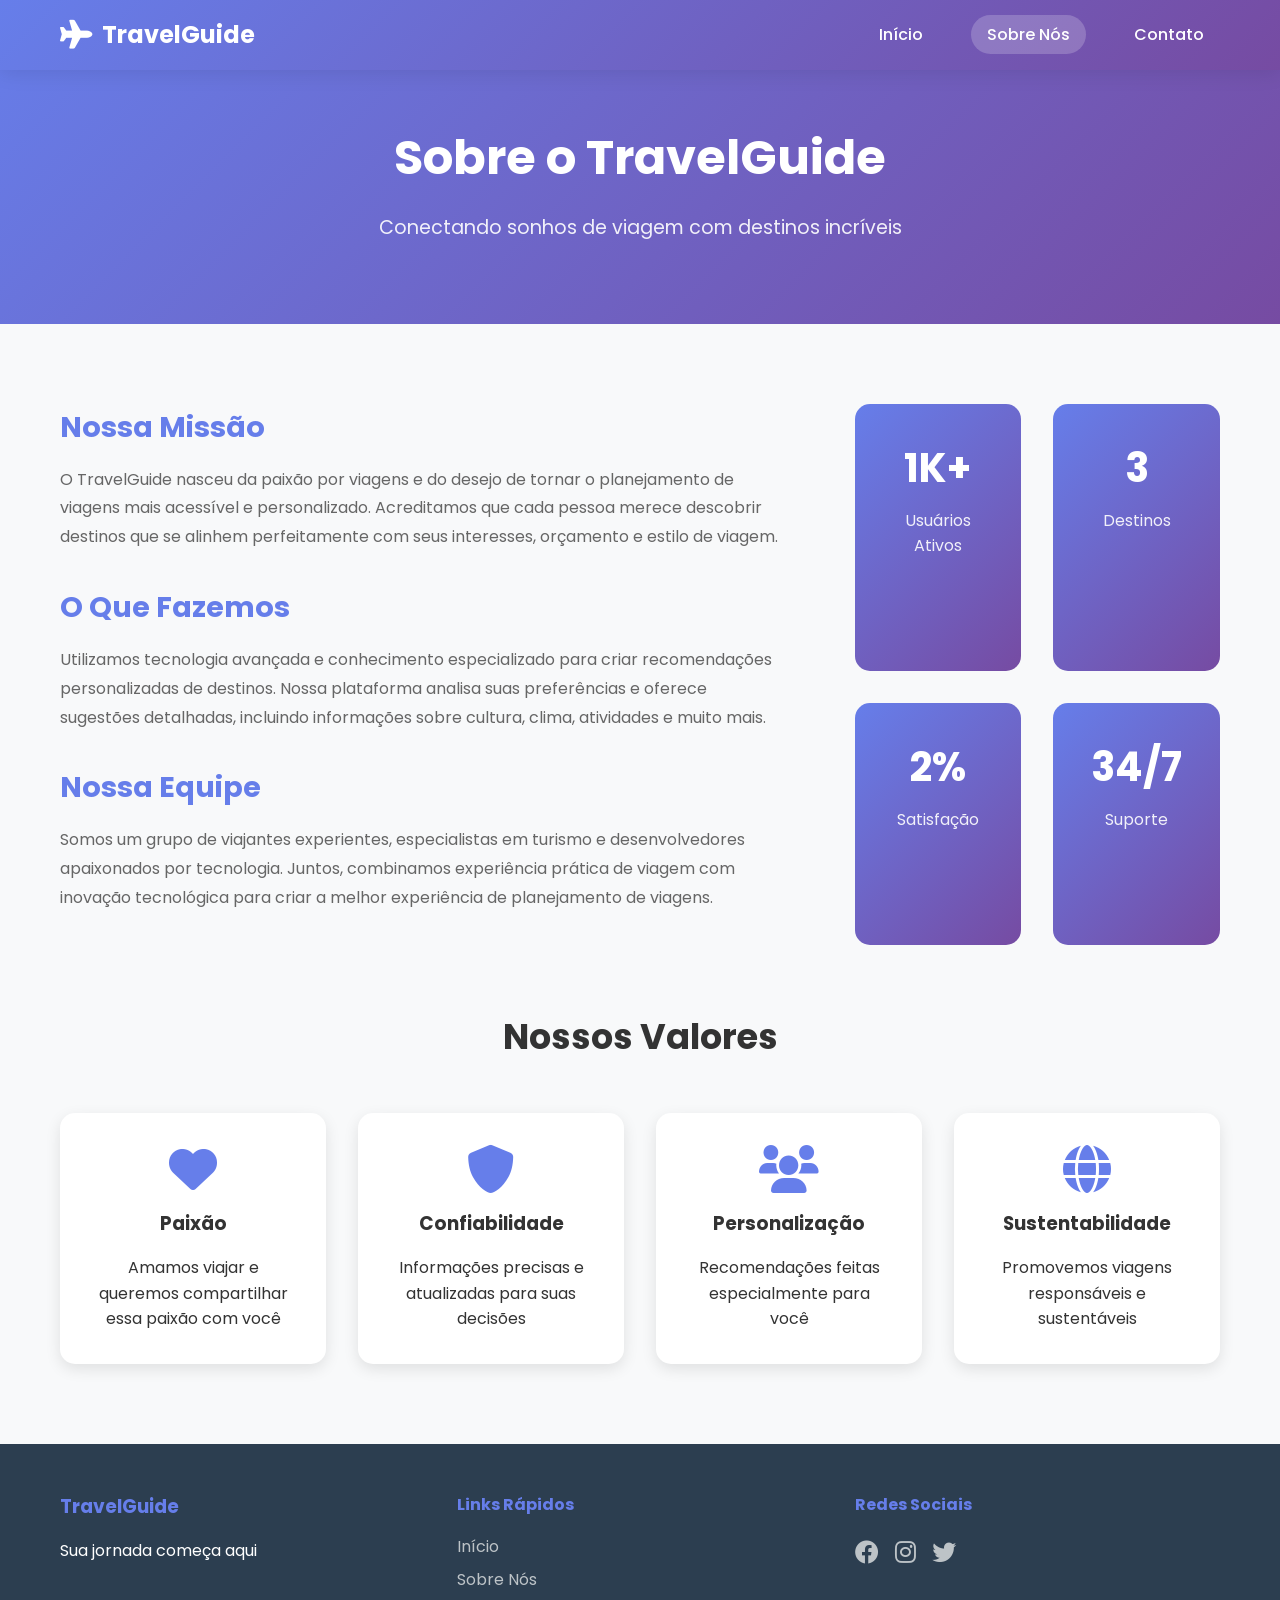
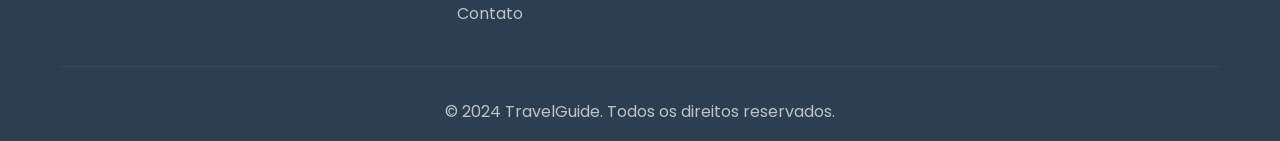
<file: about.html>
<!DOCTYPE html>
<html lang="pt-BR">
<head>
    <meta charset="UTF-8">
    <meta name="viewport" content="width=device-width, initial-scale=1.0">
    <title>Sobre Nós - TravelGuide</title>
    <link rel="stylesheet" href="styles.css">
    <link href="https://fonts.googleapis.com/css2?family=Poppins:wght@300;400;600;700&display=swap" rel="stylesheet">
    <link rel="stylesheet" href="https://cdnjs.cloudflare.com/ajax/libs/font-awesome/6.0.0/css/all.min.css">
</head>
<body>
    <!-- Barra de Navegação -->
    <nav class="navbar">
        <div class="nav-container">
            <div class="nav-logo">
                <i class="fas fa-plane"></i>
                <span>TravelGuide</span>
            </div>
            <ul class="nav-menu">
                <li class="nav-item">
                    <a href="index.html" class="nav-link">Início</a>
                </li>
                <li class="nav-item">
                    <a href="about.html" class="nav-link active">Sobre Nós</a>
                </li>
                <li class="nav-item">
                    <a href="contact.html" class="nav-link">Contato</a>
                </li>
            </ul>
            <div class="hamburger">
                <span class="bar"></span>
                <span class="bar"></span>
                <span class="bar"></span>
            </div>
        </div>
    </nav>

    <!-- Página Sobre Nós -->
    <main>
        <section class="about-hero">
            <div class="container">
                <h1>Sobre o TravelGuide</h1>
                <p class="hero-subtitle">Conectando sonhos de viagem com destinos incríveis</p>
            </div>
        </section>

        <section class="about-content">
            <div class="container">
                <div class="about-grid">
                    <div class="about-text">
                        <h2>Nossa Missão</h2>
                        <p>
                            O TravelGuide nasceu da paixão por viagens e do desejo de tornar o planejamento 
                            de viagens mais acessível e personalizado. Acreditamos que cada pessoa merece 
                            descobrir destinos que se alinhem perfeitamente com seus interesses, orçamento 
                            e estilo de viagem.
                        </p>
                        
                        <h2>O Que Fazemos</h2>
                        <p>
                            Utilizamos tecnologia avançada e conhecimento especializado para criar 
                            recomendações personalizadas de destinos. Nossa plataforma analisa suas 
                            preferências e oferece sugestões detalhadas, incluindo informações sobre 
                            cultura, clima, atividades e muito mais.
                        </p>

                        <h2>Nossa Equipe</h2>
                        <p>
                            Somos um grupo de viajantes experientes, especialistas em turismo e 
                            desenvolvedores apaixonados por tecnologia. Juntos, combinamos experiência 
                            prática de viagem com inovação tecnológica para criar a melhor experiência 
                            de planejamento de viagens.
                        </p>
                    </div>
                    
                    <div class="about-stats">
                        <div class="stat-item">
                            <div class="stat-number">50K+</div>
                            <div class="stat-label">Usuários Ativos</div>
                        </div>
                        <div class="stat-item">
                            <div class="stat-number">200+</div>
                            <div class="stat-label">Destinos</div>
                        </div>
                        <div class="stat-item">
                            <div class="stat-number">95%</div>
                            <div class="stat-label">Satisfação</div>
                        </div>
                        <div class="stat-item">
                            <div class="stat-number">24/7</div>
                            <div class="stat-label">Suporte</div>
                        </div>
                    </div>
                </div>

                <div class="values-section">
                    <h2>Nossos Valores</h2>
                    <div class="values-grid">
                        <div class="value-card">
                            <i class="fas fa-heart"></i>
                            <h3>Paixão</h3>
                            <p>Amamos viajar e queremos compartilhar essa paixão com você</p>
                        </div>
                        <div class="value-card">
                            <i class="fas fa-shield-alt"></i>
                            <h3>Confiabilidade</h3>
                            <p>Informações precisas e atualizadas para suas decisões</p>
                        </div>
                        <div class="value-card">
                            <i class="fas fa-users"></i>
                            <h3>Personalização</h3>
                            <p>Recomendações feitas especialmente para você</p>
                        </div>
                        <div class="value-card">
                            <i class="fas fa-globe"></i>
                            <h3>Sustentabilidade</h3>
                            <p>Promovemos viagens responsáveis e sustentáveis</p>
                        </div>
                    </div>
                </div>
            </div>
        </section>
    </main>

    <!-- Footer -->
    <footer class="footer">
        <div class="container">
            <div class="footer-content">
                <div class="footer-section">
                    <h3>TravelGuide</h3>
                    <p>Sua jornada começa aqui</p>
                </div>
                <div class="footer-section">
                    <h4>Links Rápidos</h4>
                    <ul>
                        <li><a href="index.html">Início</a></li>
                        <li><a href="about.html">Sobre Nós</a></li>
                        <li><a href="contact.html">Contato</a></li>
                    </ul>
                </div>
                <div class="footer-section">
                    <h4>Redes Sociais</h4>
                    <div class="social-links">
                        <a href="#"><i class="fab fa-facebook"></i></a>
                        <a href="#"><i class="fab fa-instagram"></i></a>
                        <a href="#"><i class="fab fa-twitter"></i></a>
                    </div>
                </div>
            </div>
            <div class="footer-bottom">
                <p>&copy; 2024 TravelGuide. Todos os direitos reservados.</p>
            </div>
        </div>
    </footer>

    <script src="script.js"></script>
</body>
</html>
</file>
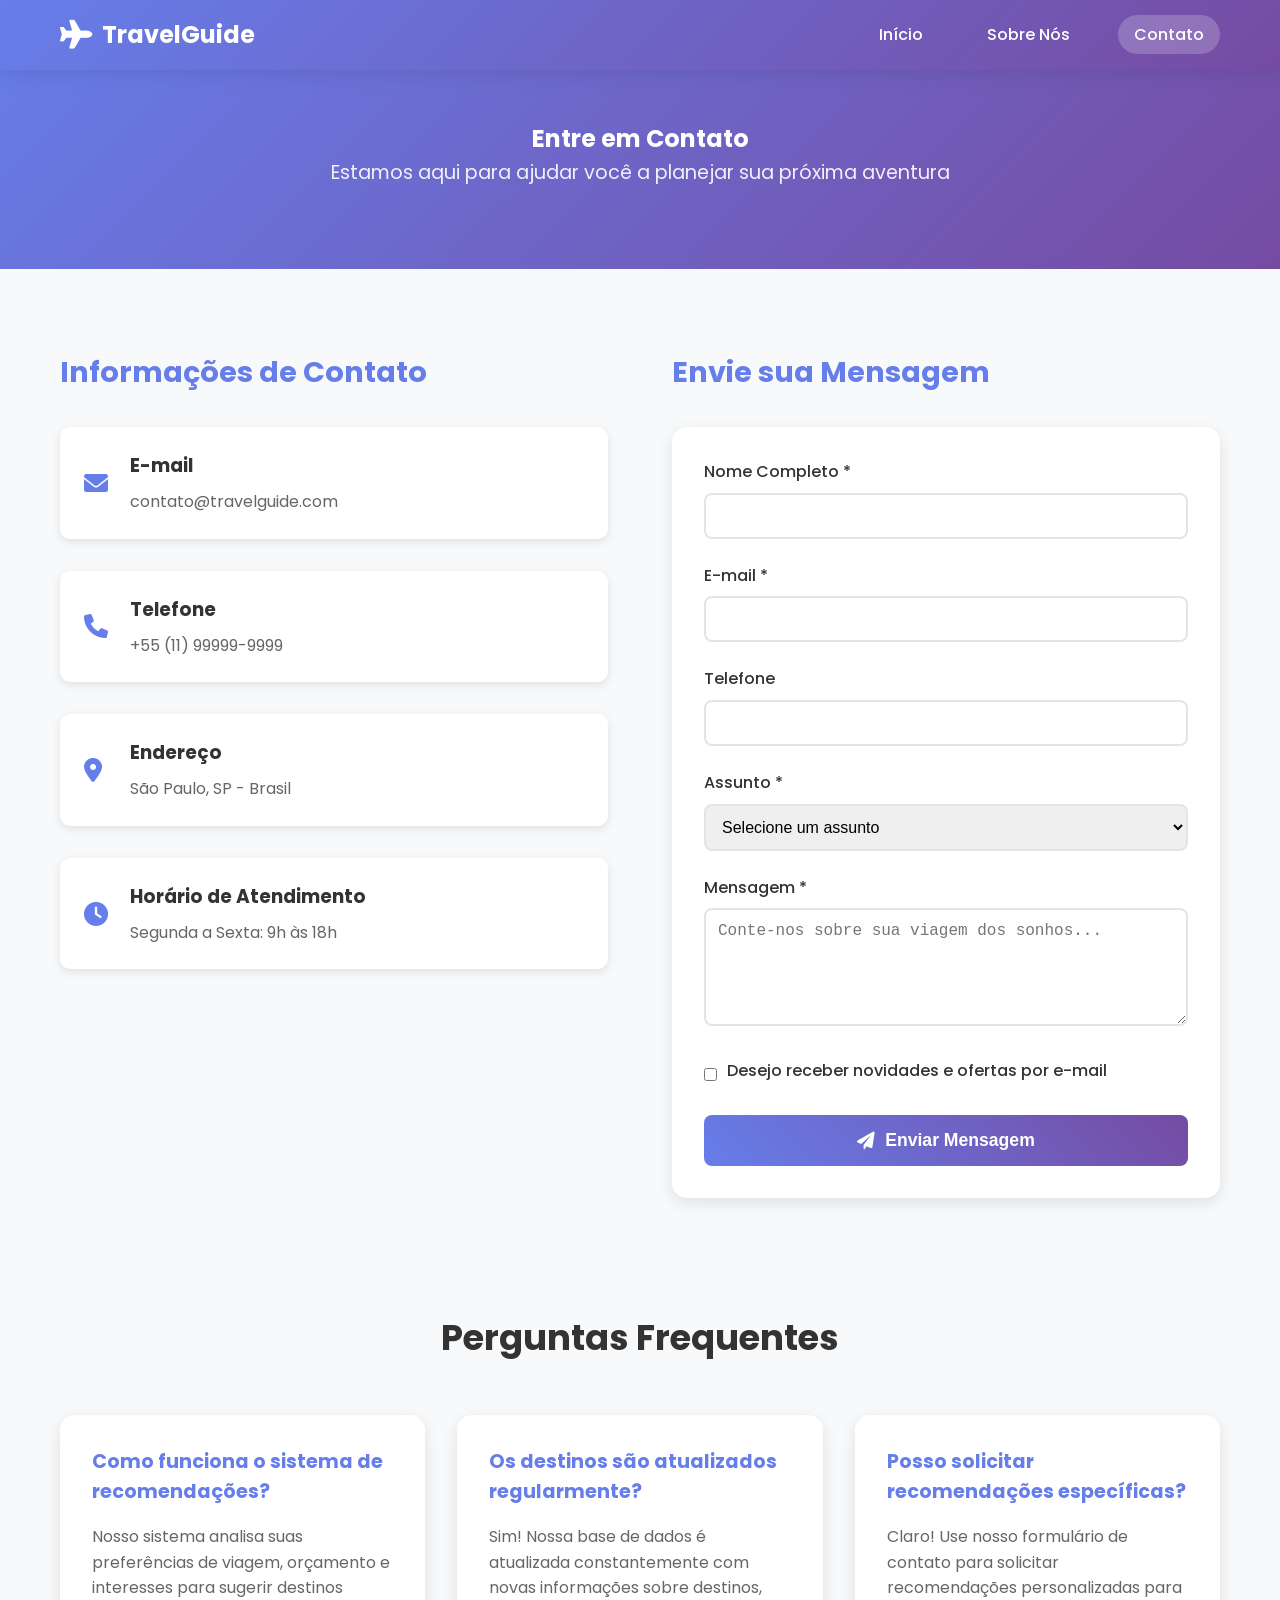
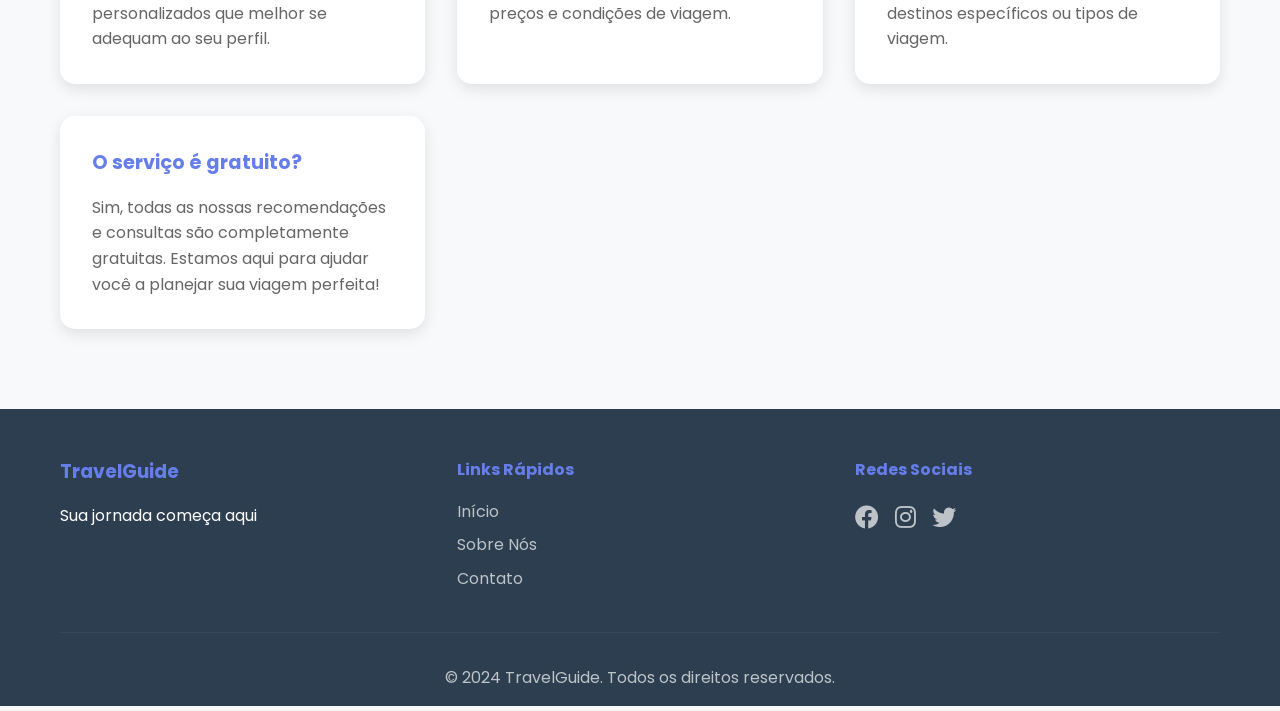
<file: contact.html>
<!DOCTYPE html>
<html lang="pt-BR">
<head>
    <meta charset="UTF-8">
    <meta name="viewport" content="width=device-width, initial-scale=1.0">
    <title>Contato - TravelGuide</title>
    <link rel="stylesheet" href="styles.css">
    <link href="https://fonts.googleapis.com/css2?family=Poppins:wght@300;400;600;700&display=swap" rel="stylesheet">
    <link rel="stylesheet" href="https://cdnjs.cloudflare.com/ajax/libs/font-awesome/6.0.0/css/all.min.css">
</head>
<body>
    <!-- Barra de Navegação -->
    <nav class="navbar">
        <div class="nav-container">
            <div class="nav-logo">
                <i class="fas fa-plane"></i>
                <span>TravelGuide</span>
            </div>
            <ul class="nav-menu">
                <li class="nav-item">
                    <a href="index.html" class="nav-link">Início</a>
                </li>
                <li class="nav-item">
                    <a href="about.html" class="nav-link">Sobre Nós</a>
                </li>
                <li class="nav-item">
                    <a href="contact.html" class="nav-link active">Contato</a>
                </li>
            </ul>
            <div class="hamburger">
                <span class="bar"></span>
                <span class="bar"></span>
                <span class="bar"></span>
            </div>
        </div>
    </nav>

    <!-- Página de Contato -->
    <main>
        <section class="contact-hero">
            <div class="container">
                <h1>Entre em Contato</h1>
                <p class="hero-subtitle">Estamos aqui para ajudar você a planejar sua próxima aventura</p>
            </div>
        </section>

        <section class="contact-content">
            <div class="container">
                <div class="contact-grid">
                    <div class="contact-info">
                        <h2>Informações de Contato</h2>
                        <div class="contact-item">
                            <i class="fas fa-envelope"></i>
                            <div>
                                <h3>E-mail</h3>
                                <p>contato@travelguide.com</p>
                            </div>
                        </div>
                        <div class="contact-item">
                            <i class="fas fa-phone"></i>
                            <div>
                                <h3>Telefone</h3>
                                <p>+55 (11) 99999-9999</p>
                            </div>
                        </div>
                        <div class="contact-item">
                            <i class="fas fa-map-marker-alt"></i>
                            <div>
                                <h3>Endereço</h3>
                                <p>São Paulo, SP - Brasil</p>
                            </div>
                        </div>
                        <div class="contact-item">
                            <i class="fas fa-clock"></i>
                            <div>
                                <h3>Horário de Atendimento</h3>
                                <p>Segunda a Sexta: 9h às 18h</p>
                            </div>
                        </div>
                    </div>

                    <div class="contact-form-container">
                        <h2>Envie sua Mensagem</h2>
                        <form class="contact-form" id="contactForm">
                            <div class="form-group">
                                <label for="name">Nome Completo *</label>
                                <input type="text" id="name" name="name" required>
                            </div>
                            
                            <div class="form-group">
                                <label for="email">E-mail *</label>
                                <input type="email" id="email" name="email" required>
                            </div>
                            
                            <div class="form-group">
                                <label for="phone">Telefone</label>
                                <input type="tel" id="phone" name="phone">
                            </div>
                            
                            <div class="form-group">
                                <label for="subject">Assunto *</label>
                                <select id="subject" name="subject" required>
                                    <option value="">Selecione um assunto</option>
                                    <option value="recomendacao">Solicitar Recomendação</option>
                                    <option value="duvida">Dúvida sobre Destino</option>
                                    <option value="parceria">Parceria</option>
                                    <option value="suporte">Suporte Técnico</option>
                                    <option value="outro">Outro</option>
                                </select>
                            </div>
                            
                            <div class="form-group">
                                <label for="message">Mensagem *</label>
                                <textarea id="message" name="message" rows="5" required placeholder="Conte-nos sobre sua viagem dos sonhos..."></textarea>
                            </div>
                            
                            <div class="form-group checkbox-group">
                                <input type="checkbox" id="newsletter" name="newsletter">
                                <label for="newsletter">Desejo receber novidades e ofertas por e-mail</label>
                            </div>
                            
                            <button type="submit" class="submit-btn">
                                <i class="fas fa-paper-plane"></i>
                                Enviar Mensagem
                            </button>
                        </form>
                        
                        <div id="formMessage" class="form-message"></div>
                    </div>
                </div>

                <div class="faq-section">
                    <h2>Perguntas Frequentes</h2>
                    <div class="faq-grid">
                        <div class="faq-item">
                            <h3>Como funciona o sistema de recomendações?</h3>
                            <p>Nosso sistema analisa suas preferências de viagem, orçamento e interesses para sugerir destinos personalizados que melhor se adequam ao seu perfil.</p>
                        </div>
                        <div class="faq-item">
                            <h3>Os destinos são atualizados regularmente?</h3>
                            <p>Sim! Nossa base de dados é atualizada constantemente com novas informações sobre destinos, preços e condições de viagem.</p>
                        </div>
                        <div class="faq-item">
                            <h3>Posso solicitar recomendações específicas?</h3>
                            <p>Claro! Use nosso formulário de contato para solicitar recomendações personalizadas para destinos específicos ou tipos de viagem.</p>
                        </div>
                        <div class="faq-item">
                            <h3>O serviço é gratuito?</h3>
                            <p>Sim, todas as nossas recomendações e consultas são completamente gratuitas. Estamos aqui para ajudar você a planejar sua viagem perfeita!</p>
                        </div>
                    </div>
                </div>
            </div>
        </section>
    </main>

    <!-- Footer -->
    <footer class="footer">
        <div class="container">
            <div class="footer-content">
                <div class="footer-section">
                    <h3>TravelGuide</h3>
                    <p>Sua jornada começa aqui</p>
                </div>
                <div class="footer-section">
                    <h4>Links Rápidos</h4>
                    <ul>
                        <li><a href="index.html">Início</a></li>
                        <li><a href="about.html">Sobre Nós</a></li>
                        <li><a href="contact.html">Contato</a></li>
                    </ul>
                </div>
                <div class="footer-section">
                    <h4>Redes Sociais</h4>
                    <div class="social-links">
                        <a href="#"><i class="fab fa-facebook"></i></a>
                        <a href="#"><i class="fab fa-instagram"></i></a>
                        <a href="#"><i class="fab fa-twitter"></i></a>
                    </div>
                </div>
            </div>
            <div class="footer-bottom">
                <p>&copy; 2024 TravelGuide. Todos os direitos reservados.</p>
            </div>
        </div>
    </footer>

    <script src="script.js"></script>
</body>
</html>
</file>
<file: styles.css>
/* Reset e Configurações Básicas */
* {
    margin: 0;
    padding: 0;
    box-sizing: border-box;
}

body {
    font-family: 'Poppins', sans-serif;
    line-height: 1.6;
    color: #333;
    background-color: #f8f9fa;
}

.container {
    max-width: 1200px;
    margin: 0 auto;
    padding: 0 20px;
}

/* Barra de Navegação */
.navbar {
    background: linear-gradient(135deg, #667eea 0%, #764ba2 100%);
    padding: 1rem 0;
    position: fixed;
    top: 0;
    width: 100%;
    z-index: 1000;
    box-shadow: 0 2px 20px rgba(0,0,0,0.1);
}

.nav-container {
    max-width: 1200px;
    margin: 0 auto;
    padding: 0 20px;
    display: flex;
    justify-content: space-between;
    align-items: center;
}

.nav-logo {
    display: flex;
    align-items: center;
    color: white;
    font-size: 1.5rem;
    font-weight: 700;
    text-decoration: none;
}

.nav-logo i {
    margin-right: 10px;
    font-size: 1.8rem;
}

.nav-menu {
    display: flex;
    list-style: none;
    gap: 2rem;
}

.nav-link {
    color: white;
    text-decoration: none;
    font-weight: 500;
    transition: all 0.3s ease;
    padding: 0.5rem 1rem;
    border-radius: 25px;
}

.nav-link:hover,
.nav-link.active {
    background-color: rgba(255,255,255,0.2);
    transform: translateY(-2px);
}

.hamburger {
    display: none;
    flex-direction: column;
    cursor: pointer;
}

.bar {
    width: 25px;
    height: 3px;
    background-color: white;
    margin: 3px 0;
    transition: 0.3s;
}

/* Hero Section */
.hero {
    background: linear-gradient(135deg, #667eea 0%, #764ba2 100%);
    color: white;
    padding: 120px 0 80px;
    display: flex;
    align-items: center;
    min-height: 100vh;
}

.hero-content {
    flex: 1;
    max-width: 600px;
    padding: 0 20px;
}

.hero-content h1 {
    font-size: 3.5rem;
    font-weight: 700;
    margin-bottom: 1rem;
    line-height: 1.2;
}

.hero-content p {
    font-size: 1.2rem;
    margin-bottom: 2rem;
    opacity: 0.9;
}

.cta-button {
    background: linear-gradient(45deg, #ff6b6b, #ee5a24);
    color: white;
    border: none;
    padding: 15px 30px;
    font-size: 1.1rem;
    font-weight: 600;
    border-radius: 50px;
    cursor: pointer;
    transition: all 0.3s ease;
    box-shadow: 0 4px 15px rgba(255,107,107,0.3);
}

.cta-button:hover {
    transform: translateY(-3px);
    box-shadow: 0 6px 20px rgba(255,107,107,0.4);
}

.hero-image {
    flex: 1;
    text-align: center;
    padding: 0 20px;
}

.hero-image img {
    max-width: 100%;
    height: auto;
    border-radius: 20px;
    box-shadow: 0 20px 40px rgba(0,0,0,0.2);
}

/* Seção de Recomendações */
.recommendations {
    padding: 80px 0;
    background-color: white;
}

.recommendations h2 {
    text-align: center;
    font-size: 2.5rem;
    margin-bottom: 3rem;
    color: #333;
}

.recommendation-card {
    background: white;
    border-radius: 20px;
    padding: 2rem;
    margin-bottom: 3rem;
    box-shadow: 0 10px 30px rgba(0,0,0,0.1);
    transition: transform 0.3s ease;
}

.recommendation-card:hover {
    transform: translateY(-5px);
}

.recommendation-card h3 {
    font-size: 1.8rem;
    margin-bottom: 1.5rem;
    color: #667eea;
    display: flex;
    align-items: center;
    gap: 10px;
}

.image-gallery {
    display: grid;
    grid-template-columns: repeat(auto-fit, minmax(300px, 1fr));
    gap: 1.5rem;
    margin-bottom: 1.5rem;
}

.image-item {
    position: relative;
    border-radius: 15px;
    overflow: hidden;
    box-shadow: 0 5px 15px rgba(0,0,0,0.1);
    transition: transform 0.3s ease;
}

.image-item:hover {
    transform: scale(1.05);
}

.image-item img {
    width: 100%;
    height: 250px;
    object-fit: cover;
}

.image-overlay {
    position: absolute;
    bottom: 0;
    left: 0;
    right: 0;
    background: linear-gradient(transparent, rgba(0,0,0,0.8));
    color: white;
    padding: 1.5rem;
    transform: translateY(100%);
    transition: transform 0.3s ease;
}

.image-item:hover .image-overlay {
    transform: translateY(0);
}

.image-overlay h4 {
    font-size: 1.3rem;
    margin-bottom: 0.5rem;
}

.image-overlay p {
    font-size: 0.9rem;
    opacity: 0.9;
}

.recommendation-description {
    font-size: 1.1rem;
    line-height: 1.8;
    color: #666;
}

/* Página Sobre Nós */
.about-hero {
    background: linear-gradient(135deg, #667eea 0%, #764ba2 100%);
    color: white;
    padding: 120px 0 80px;
    text-align: center;
}

.about-hero h1 {
    font-size: 3rem;
    margin-bottom: 1rem;
}

.hero-subtitle {
    font-size: 1.2rem;
    opacity: 0.9;
}

.about-content {
    padding: 80px 0;
}

.about-grid {
    display: grid;
    grid-template-columns: 2fr 1fr;
    gap: 4rem;
    margin-bottom: 4rem;
}

.about-text h2 {
    color: #667eea;
    margin-bottom: 1rem;
    font-size: 1.8rem;
}

.about-text p {
    margin-bottom: 2rem;
    line-height: 1.8;
    color: #666;
}

.about-stats {
    display: grid;
    grid-template-columns: repeat(2, 1fr);
    gap: 2rem;
}

.stat-item {
    text-align: center;
    padding: 2rem;
    background: linear-gradient(135deg, #667eea 0%, #764ba2 100%);
    color: white;
    border-radius: 15px;
}

.stat-number {
    font-size: 2.5rem;
    font-weight: 700;
    margin-bottom: 0.5rem;
}

.stat-label {
    font-size: 1rem;
    opacity: 0.9;
}

.values-section h2 {
    text-align: center;
    color: #333;
    margin-bottom: 3rem;
    font-size: 2.2rem;
}

.values-grid {
    display: grid;
    grid-template-columns: repeat(auto-fit, minmax(250px, 1fr));
    gap: 2rem;
}

.value-card {
    text-align: center;
    padding: 2rem;
    background: white;
    border-radius: 15px;
    box-shadow: 0 5px 15px rgba(0,0,0,0.1);
    transition: transform 0.3s ease;
}

.value-card:hover {
    transform: translateY(-5px);
}

.value-card i {
    font-size: 3rem;
    color: #667eea;
    margin-bottom: 1rem;
}

.value-card h3 {
    margin-bottom: 1rem;
    color: #333;
}

/* Página de Contato */
.contact-hero {
    background: linear-gradient(135deg, #667eea 0%, #764ba2 100%);
    color: white;
    padding: 120px 0 80px;
    text-align: center;
}

.contact-content {
    padding: 80px 0;
}

.contact-grid {
    display: grid;
    grid-template-columns: 1fr 1fr;
    gap: 4rem;
    margin-bottom: 4rem;
}

.contact-info h2 {
    color: #667eea;
    margin-bottom: 2rem;
    font-size: 1.8rem;
}

.contact-item {
    display: flex;
    align-items: center;
    margin-bottom: 2rem;
    padding: 1.5rem;
    background: white;
    border-radius: 10px;
    box-shadow: 0 3px 10px rgba(0,0,0,0.1);
}

.contact-item i {
    font-size: 1.5rem;
    color: #667eea;
    margin-right: 1rem;
    width: 30px;
}

.contact-item h3 {
    margin-bottom: 0.5rem;
    color: #333;
}

.contact-item p {
    color: #666;
}

.contact-form-container h2 {
    color: #667eea;
    margin-bottom: 2rem;
    font-size: 1.8rem;
}

.contact-form {
    background: white;
    padding: 2rem;
    border-radius: 15px;
    box-shadow: 0 5px 15px rgba(0,0,0,0.1);
}

.form-group {
    margin-bottom: 1.5rem;
}

.form-group label {
    display: block;
    margin-bottom: 0.5rem;
    color: #333;
    font-weight: 500;
}

.form-group input,
.form-group select,
.form-group textarea {
    width: 100%;
    padding: 12px;
    border: 2px solid #e1e5e9;
    border-radius: 8px;
    font-size: 1rem;
    transition: border-color 0.3s ease;
}

.form-group input:focus,
.form-group select:focus,
.form-group textarea:focus {
    outline: none;
    border-color: #667eea;
}

.checkbox-group {
    display: flex;
    align-items: center;
    gap: 10px;
}

.checkbox-group input[type="checkbox"] {
    width: auto;
    margin: 0;
}

.submit-btn {
    background: linear-gradient(45deg, #667eea, #764ba2);
    color: white;
    border: none;
    padding: 15px 30px;
    font-size: 1.1rem;
    font-weight: 600;
    border-radius: 8px;
    cursor: pointer;
    transition: all 0.3s ease;
    width: 100%;
    display: flex;
    align-items: center;
    justify-content: center;
    gap: 10px;
}

.submit-btn:hover {
    transform: translateY(-2px);
    box-shadow: 0 5px 15px rgba(102,126,234,0.3);
}

.form-message {
    margin-top: 1rem;
    padding: 1rem;
    border-radius: 8px;
    text-align: center;
    font-weight: 500;
}

.form-message.success {
    background-color: #d4edda;
    color: #155724;
    border: 1px solid #c3e6cb;
}

.form-message.error {
    background-color: #f8d7da;
    color: #721c24;
    border: 1px solid #f5c6cb;
}

.faq-section h2 {
    text-align: center;
    color: #333;
    margin-bottom: 3rem;
    font-size: 2.2rem;
}

.faq-grid {
    display: grid;
    grid-template-columns: repeat(auto-fit, minmax(300px, 1fr));
    gap: 2rem;
}

.faq-item {
    background: white;
    padding: 2rem;
    border-radius: 15px;
    box-shadow: 0 5px 15px rgba(0,0,0,0.1);
}

.faq-item h3 {
    color: #667eea;
    margin-bottom: 1rem;
    font-size: 1.2rem;
}

.faq-item p {
    color: #666;
    line-height: 1.6;
}

/* Footer */
.footer {
    background: #2c3e50;
    color: white;
    padding: 3rem 0 1rem;
}

.footer-content {
    display: grid;
    grid-template-columns: repeat(auto-fit, minmax(250px, 1fr));
    gap: 2rem;
    margin-bottom: 2rem;
}

.footer-section h3,
.footer-section h4 {
    margin-bottom: 1rem;
    color: #667eea;
}

.footer-section ul {
    list-style: none;
}

.footer-section ul li {
    margin-bottom: 0.5rem;
}

.footer-section ul li a {
    color: #bdc3c7;
    text-decoration: none;
    transition: color 0.3s ease;
}

.footer-section ul li a:hover {
    color: #667eea;
}

.social-links {
    display: flex;
    gap: 1rem;
}

.social-links a {
    color: #bdc3c7;
    font-size: 1.5rem;
    transition: color 0.3s ease;
}

.social-links a:hover {
    color: #667eea;
}

.footer-bottom {
    text-align: center;
    padding-top: 2rem;
    border-top: 1px solid #34495e;
    color: #bdc3c7;
}

/* Responsividade */
@media (max-width: 768px) {
    .hamburger {
        display: flex;
    }
    
    .nav-menu {
        position: fixed;
        left: -100%;
        top: 70px;
        flex-direction: column;
        background-color: #667eea;
        width: 100%;
        text-align: center;
        transition: 0.3s;
        box-shadow: 0 10px 27px rgba(0,0,0,0.05);
        padding: 2rem 0;
    }
    
    .nav-menu.active {
        left: 0;
    }
    
    .hero {
        flex-direction: column;
        text-align: center;
        padding: 100px 0 60px;
    }
    
    .hero-content h1 {
        font-size: 2.5rem;
    }
    
    .about-grid {
        grid-template-columns: 1fr;
        gap: 2rem;
    }
    
    .about-stats {
        grid-template-columns: repeat(2, 1fr);
    }
    
    .contact-grid {
        grid-template-columns: 1fr;
        gap: 2rem;
    }
    
    .image-gallery {
        grid-template-columns: 1fr;
    }
    
    .values-grid {
        grid-template-columns: 1fr;
    }
    
    .faq-grid {
        grid-template-columns: 1fr;
    }
}

@media (max-width: 480px) {
    .hero-content h1 {
        font-size: 2rem;
    }
    
    .about-stats {
        grid-template-columns: 1fr;
    }
    
    .stat-item {
        padding: 1.5rem;
    }
    
    .contact-form {
        padding: 1.5rem;
    }
}
</file>
